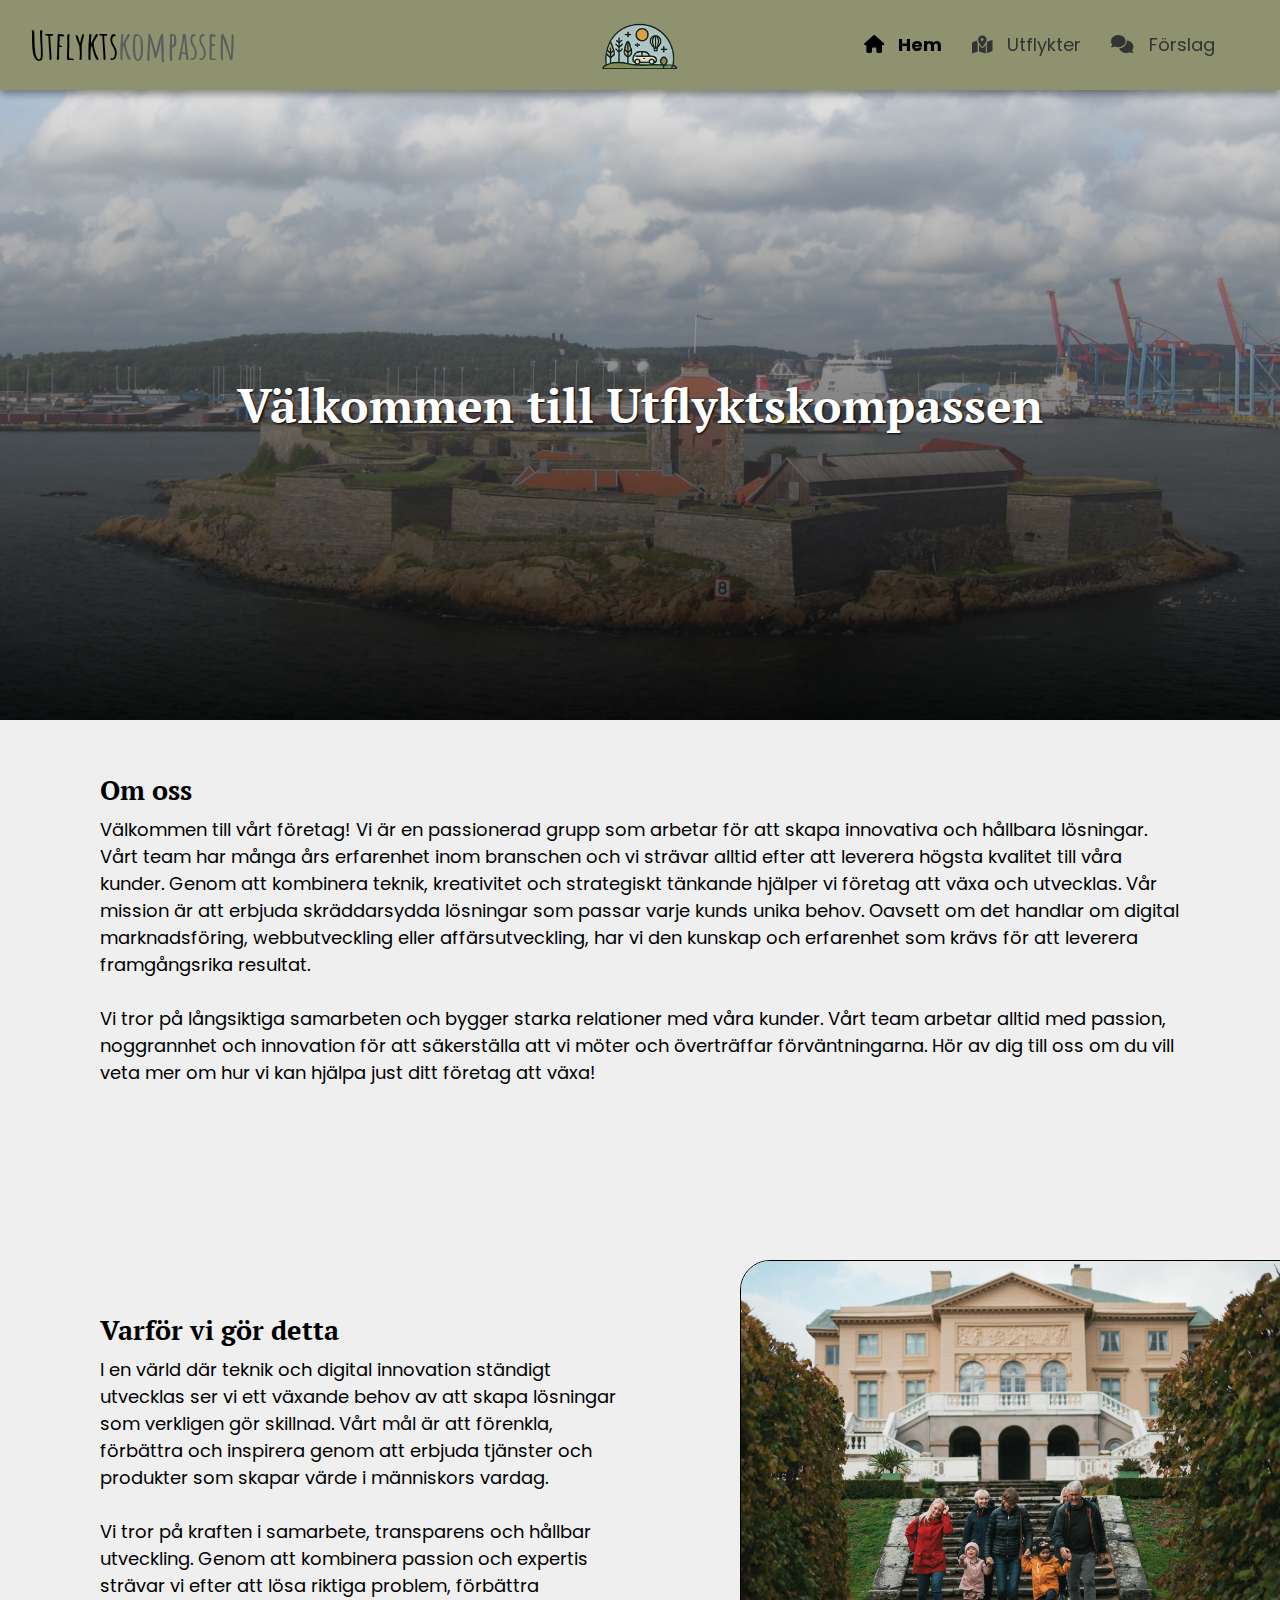
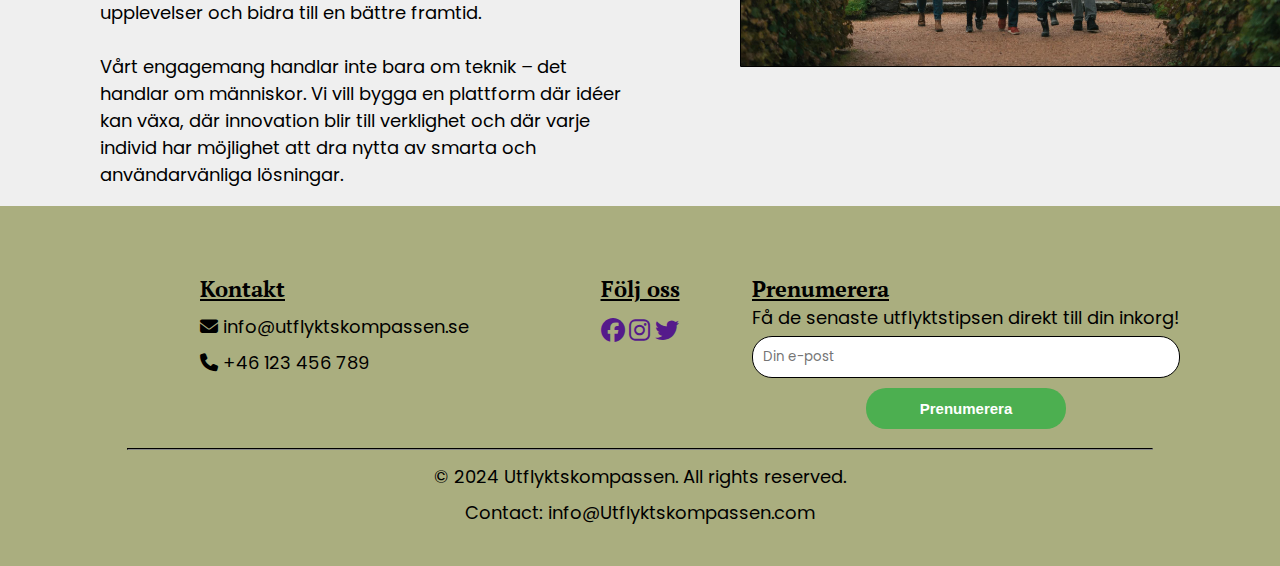
<file: index.html>
<!DOCTYPE html>
<html lang="sv">
<head>
  <meta charset="UTF-8">
  <meta name="viewport" content="width=device-width, initial-scale=1.0">
  <link rel="stylesheet" href="css/css.css"> 
  <title>Utflyktskompassen</title>
  <link rel="icon" type="image/png" href="img/Logga_icon.png">
   <!-- Font rubrik -->
  <link rel="preconnect" href="https://fonts.gstatic.com" crossorigin>
  <link href="https://fonts.googleapis.com/css2?family=Abril+Fatface&family=Amatic+SC:wght@400;700&family=Creepster&family=Delius+Swash+Caps&family=Irish+Grover&family=Roboto:ital,wght@0,100;0,300;0,400;0,500;0,700;0,900;1,100;1,300;1,400;1,500;1,700;1,900&family=Shadows+Into+Light&display=swap" rel="stylesheet">
  <!-- Ikoner -->
  <link rel="stylesheet" href="https://cdnjs.cloudflare.com/ajax/libs/font-awesome/6.4.2/css/all.min.css">
  <!--Nästa font, Poppins-->
  <link rel="preconnect" href="https://fonts.googleapis.com">
  <link rel="preconnect" href="https://fonts.gstatic.com" crossorigin>
  <link href="https://fonts.googleapis.com/css2?family=Abril+Fatface&family=Amatic+SC:wght@400;700&family=Creepster&family=Delius+Swash+Caps&family=Irish+Grover&family=Poppins:ital,wght@0,100;0,200;0,300;0,400;0,500;0,600;0,700;0,800;0,900;1,100;1,200;1,300;1,400;1,500;1,600;1,700;1,800;1,900&family=Roboto:ital,wght@0,100;0,300;0,400;0,500;0,700;0,900;1,100;1,300;1,400;1,500;1,700;1,900&family=Shadows+Into+Light&display=swap" rel="stylesheet">
  <!--Nästa font, PT Serif-->
  <link rel="preconnect" href="https://fonts.googleapis.com">
  <link rel="preconnect" href="https://fonts.gstatic.com" crossorigin>
  <link href="https://fonts.googleapis.com/css2?family=Abril+Fatface&family=Amatic+SC:wght@400;700&family=Creepster&family=Delius+Swash+Caps&family=Inter:ital,opsz,wght@0,14..32,100..900;1,14..32,100..900&family=Irish+Grover&family=PT+Serif:ital,wght@0,400;0,700;1,400;1,700&family=Poppins:ital,wght@0,100;0,200;0,300;0,400;0,500;0,600;0,700;0,800;0,900;1,100;1,200;1,300;1,400;1,500;1,600;1,700;1,800;1,900&family=Roboto:ital,wght@0,100;0,300;0,400;0,500;0,700;0,900;1,100;1,300;1,400;1,500;1,700;1,900&family=Shadows+Into+Light&display=swap" rel="stylesheet">

</head>
<body>
  
  <div id="wrapper_1">
  
    <header>
      <h1>Utflykts<span class="kompassen">kompassen</span></h1>
      <div class="container" onclick="transform(this)">
        <div class="bar1"></div>
        <div class="bar2"></div>
        <div class="bar3"></div>
      </div>

      <div class="fade-layer"></div>

      <nav id="menu" class="menu">
        <a href="index.html" class="active"><i class="fas fa-home" ></i> Hem</a>
        <a href="Utflykter.html"><i class="fas fa-map-marked-alt"></i> Utflykter</a>
        <a href="Forum.html"><i class="fas fa-comments"></i> Förslag</a>
      </nav>
      <img id="img-logga" src="img/Logga.png" alt="Bild på loggan">
    </header>

    
    <div id="img1">
      <h3 class="desktop">Välkommen till Utflyktskompassen</h3>
    </div>
  
      <div id="sc1">
        <h2>Om oss</h2>
        <p class="desktop">
          Välkommen till vårt företag! Vi är en passionerad grupp som arbetar för att skapa innovativa och hållbara lösningar.
          Vårt team har många års erfarenhet inom branschen och vi strävar alltid efter att leverera högsta kvalitet till våra kunder. 
          Genom att kombinera teknik, kreativitet och strategiskt tänkande hjälper vi företag att växa och utvecklas.
          Vår mission är att erbjuda skräddarsydda lösningar som passar varje kunds unika behov. Oavsett om det handlar om digital marknadsföring,
          webbutveckling eller affärsutveckling, har vi den kunskap och erfarenhet som krävs för att leverera framgångsrika resultat.
          <br><br>
          Vi tror på långsiktiga samarbeten och bygger starka relationer med våra kunder. Vårt team arbetar alltid med passion, noggrannhet och innovation
          för att säkerställa att vi möter och överträffar förväntningarna. Hör av dig till oss om du vill veta mer om hur vi kan hjälpa just ditt företag att växa!
        </p>

        <p class="phone">Utflyktskompassen hjälper dig hitta spännande utflyktsmål runt Göteborg. Vi vill inspirera till äventyr i naturen genom att samla tips på vandringar, sevärdheter och natursköna platser. Oavsett om du är nybörjare eller erfaren utforskare</p>
      </div>

      <div id="img2">
        <img class="phone" src="img/Index_site_2.jpg" alt="Bild på en familj som gör en aktivit">
      </div>
      <div id="img3">
        <img class="desktop" src="img/Index_site_2d.jpg" alt="Bild på en familj som gör en aktivit">
      </div>

      <div id="sc2">
        <h2>Varför vi gör detta</h2>
        <p class="phone"> Vi vill göra det enklare för alla att komma ut i naturen och upptäcka nya platser. Vår ambition är att sprida utflyktsglädje och lyfta fram både populära och gömda pärlor i närområdet. Naturen är till för alla — låt oss hjälpa dig att hitta din nästa favoritplats!</p>
        <p class="desktop">I en värld där teknik och digital innovation ständigt utvecklas ser vi ett växande behov av att skapa lösningar som verkligen gör skillnad. Vårt mål är att förenkla, förbättra och inspirera genom att erbjuda tjänster och produkter som skapar värde i människors vardag.
          <br><br>
          Vi tror på kraften i samarbete, transparens och hållbar utveckling. Genom att kombinera passion och expertis strävar vi efter att lösa riktiga problem, förbättra upplevelser och bidra till en bättre framtid.
          <br><br>
          Vårt engagemang handlar inte bara om teknik – det handlar om människor. Vi vill bygga en plattform där idéer kan växa, där innovation blir till verklighet och där varje individ har möjlighet att dra nytta av smarta och användarvänliga lösningar.
        </p>
      </div>

    <footer class="desktop">
      <div id="footer_text">
        
          <div id="footer_cont">
            <h4>Kontakt</h4>
            <p><i class="fas fa-envelope"></i> info@utflyktskompassen.se</p>
            <p><i class="fas fa-phone"></i> +46 123 456 789</p>
          </div>

          <div id="footer_follow">
            <h4>Följ oss</h4>
            <a href=""><i class="fab fa-facebook"></i></a>
            <a href=""><i class="fab fa-instagram"></i></a>
            <a href=""><i class="fab fa-twitter"></i></a>
          </div>
       

        <div id="footer_email">
          <h4>Prenumerera</h4>
          <p>Få de senaste utflyktstipsen direkt till din inkorg!</p>
          <input type="email" placeholder="Din e-post">
          <button>Prenumerera</button>
        </div>
      </div>
      <hr>

      <p>&copy; 2024 Utflyktskompassen. All rights reserved.</p>
      <p>Contact: info@Utflyktskompassen.com</p>
    </footer>

    <footer class="phone">
      <div id="footer_text_p">
        <div id="footer_contain">
          <div id="footer_cont_p">
            <h4>Kontakt</h4>
            <p><i class="fas fa-envelope"></i> info@utflyktskompassen.se</p>
            <p><i class="fas fa-phone"></i> +46 123 456 789</p>
          </div>

          <div id="footer_follow_p">
            <h4>Följ oss</h4>
            <a href=""><i class="fab fa-facebook"></i></a>
            <a href=""><i class="fab fa-instagram"></i></a>
            <a href=""><i class="fab fa-twitter"></i></a>
          </div>
        </div>

        <div id="footer_email_p">
          <h4>Prenumerera</h4>
          <p>Få de senaste utflyktstipsen direkt till din inkorg!</p>
          <input type="email" placeholder="Din e-post">
          <button>Prenumerera</button>
        </div>
      </div>
      <hr>

      <p>&copy; 2024 Utflyktskompassen. All rights reserved.</p>
      <p>Contact: info@Utflyktskompassen.com</p>
    </footer>

    <script src="js/js.js"></script> 
  </div>
</body>
</html>
</file>
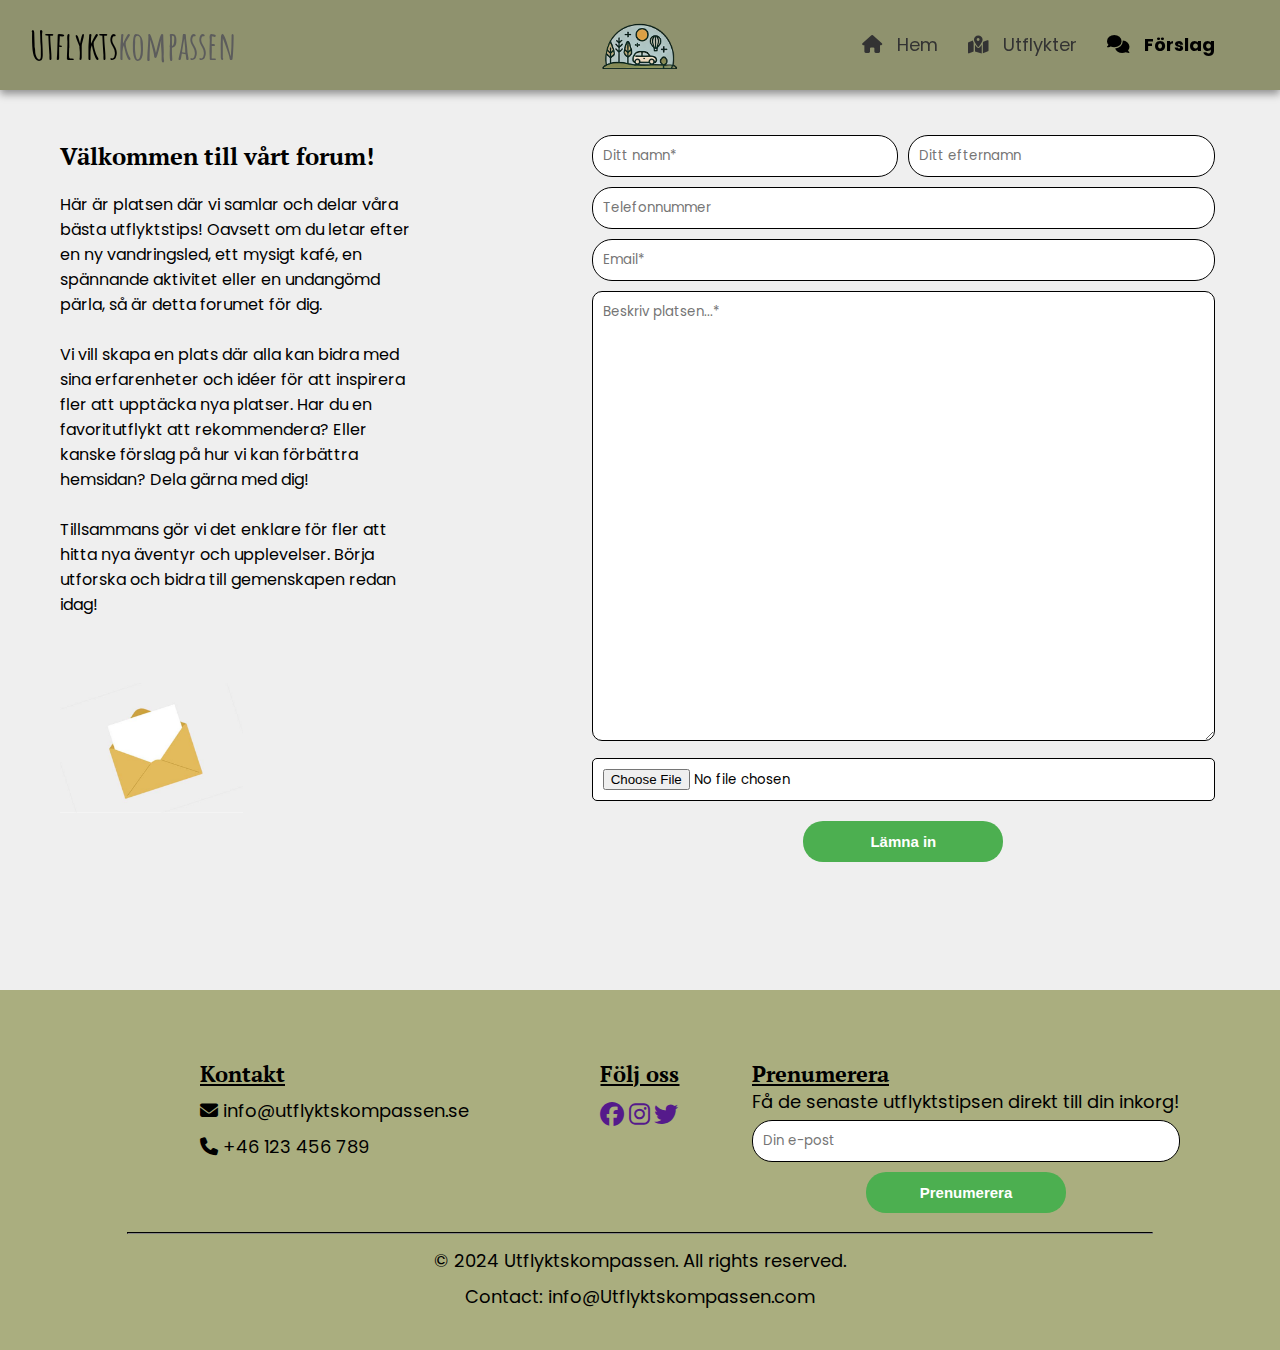
<file: Forum.html>
<!DOCTYPE html>
<html lang="en">
<head>
  <meta charset="UTF-8">
  <meta name="viewport" content="width=device-width, initial-scale=1.0">
  <link rel="stylesheet" href="css/css.css"> 
  <title>Utflyktskompassen</title>
  <link rel="icon" type="image/png" href="img/Logga_icon.png">
   <!-- Font -->
  <link rel="preconnect" href="https://fonts.gstatic.com" crossorigin>
  <link href="https://fonts.googleapis.com/css2?family=Abril+Fatface&family=Amatic+SC:wght@400;700&family=Creepster&family=Delius+Swash+Caps&family=Irish+Grover&family=Roboto:ital,wght@0,100;0,300;0,400;0,500;0,700;0,900;1,100;1,300;1,400;1,500;1,700;1,900&family=Shadows+Into+Light&display=swap" rel="stylesheet">
  <!-- Ikoner -->
  <link rel="stylesheet" href="https://cdnjs.cloudflare.com/ajax/libs/font-awesome/6.4.2/css/all.min.css">
  <!--Nästa font, Poppins -->
  <link rel="preconnect" href="https://fonts.googleapis.com">
  <link rel="preconnect" href="https://fonts.gstatic.com" crossorigin>
  <link href="https://fonts.googleapis.com/css2?family=Abril+Fatface&family=Amatic+SC:wght@400;700&family=Creepster&family=Delius+Swash+Caps&family=Irish+Grover&family=Poppins:ital,wght@0,100;0,200;0,300;0,400;0,500;0,600;0,700;0,800;0,900;1,100;1,200;1,300;1,400;1,500;1,600;1,700;1,800;1,900&family=Roboto:ital,wght@0,100;0,300;0,400;0,500;0,700;0,900;1,100;1,300;1,400;1,500;1,700;1,900&family=Shadows+Into+Light&display=swap" rel="stylesheet">
  <!--Nästa font, PT Serif-->
  <link rel="preconnect" href="https://fonts.googleapis.com">
  <link rel="preconnect" href="https://fonts.gstatic.com" crossorigin>
  <link href="https://fonts.googleapis.com/css2?family=Abril+Fatface&family=Amatic+SC:wght@400;700&family=Creepster&family=Delius+Swash+Caps&family=Inter:ital,opsz,wght@0,14..32,100..900;1,14..32,100..900&family=Irish+Grover&family=PT+Serif:ital,wght@0,400;0,700;1,400;1,700&family=Poppins:ital,wght@0,100;0,200;0,300;0,400;0,500;0,600;0,700;0,800;0,900;1,100;1,200;1,300;1,400;1,500;1,600;1,700;1,800;1,900&family=Roboto:ital,wght@0,100;0,300;0,400;0,500;0,700;0,900;1,100;1,300;1,400;1,500;1,700;1,900&family=Shadows+Into+Light&display=swap" rel="stylesheet">

</head>
<body>
  
  <div id="wrapper_3">
  
    <header>
      <h1>Utflykts<span class="kompassen">kompassen</span></h1>
      <div class="container" onclick="transform(this)">
        <div class="bar1"></div>
        <div class="bar2"></div>
        <div class="bar3"></div>
      </div>

      <div class="fade-layer"></div>

      <nav id="menu" class="menu">
        <a href="index.html"><i class="fas fa-home" ></i> Hem</a>
        <a href="Utflykter.html"><i class="fas fa-map-marked-alt"></i> Utflykter</a>
        <a href="Forum.html" class="active"><i class="fas fa-comments"></i> Förslag</a>
      </nav>

      <img id="img-logga" src="img/Logga.png" alt="Logga">

    </header>
      <div id="sc1_f">
        <h2>Välkommen till vårt forum!</h2>
        <p class="phone">Här kan du dela med dig av dina bästa utflyktsmål och hjälpa andra att hitta nya spännande platser. Ladda upp bilder, beskriv platser och ge tips för en bättre upplevelse!
        </p>
        <p class="desktop">Här är platsen där vi samlar och delar våra bästa utflyktstips! Oavsett om du letar efter en ny vandringsled, ett mysigt kafé, en spännande aktivitet eller en undangömd pärla, så är detta forumet för dig.
          <br><br>
          Vi vill skapa en plats där alla kan bidra med sina erfarenheter och idéer för att inspirera fler att upptäcka nya platser. Har du en favoritutflykt att rekommendera? Eller kanske förslag på hur vi kan förbättra hemsidan? Dela gärna med dig!
          <br><br>
          Tillsammans gör vi det enklare för fler att hitta nya äventyr och upplevelser. Börja utforska och bidra till gemenskapen redan idag!
          </p>
          <img id="letter" class="desktop" src="img/Brev.jpg" alt="bild på ett brev">
      </div>

      <div id="sc2_f">
        <form>
          <div id="names">
            <input type="text" id="namn" placeholder="Ditt namn*" required>
            <input type="text" id="efternamn" placeholder="Ditt efternamn">
          </div>
          <div id="Con">
            <input type="tel" id="telefonnummer" placeholder="Telefonnummer">
            <input type="email" id="email" placeholder="Email*" required>
          </div>
          <div id="text">
            <textarea name="massage" placeholder="Beskriv platsen...*" required></textarea>
          </div>
          <div>
            <input type="file" id="file">
          </div>
        
          <button type="submit">Lämna in</button>
      </form>
      </div>
      <footer class="desktop">
        <div id="footer_text">
          <div id="footer_cont">
            <h4>Kontakt</h4>
            <p><i class="fas fa-envelope"></i> info@utflyktskompassen.se</p>
            <p><i class="fas fa-phone"></i> +46 123 456 789</p>
          </div>
          
          <div id="footer_follow">
            <h4>Följ oss</h4>
            <a href=""><i class="fab fa-facebook"></i></a>
            <a href=""><i class="fab fa-instagram"></i></a>
            <a href=""><i class="fab fa-twitter"></i></a>
          </div>
  
          <div id="footer_email">
            <h4>Prenumerera</h4>
            <p>Få de senaste utflyktstipsen direkt till din inkorg!</p>
            <input type="email" placeholder="Din e-post">
            <button>Prenumerera</button>
          </div>
        </div>
        <hr>
  
        <p>&copy; 2024 Utflyktskompassen. All rights reserved.</p>
        <p>Contact: info@Utflyktskompassen.com</p>
      </footer>
      <footer class="phone">
        <div id="footer_text_p">
          <div id="footer_contain">
            <div id="footer_cont_p">
              <h4>Kontakt</h4>
              <p><i class="fas fa-envelope"></i> info@utflyktskompassen.se</p>
              <p><i class="fas fa-phone"></i> +46 123 456 789</p>
            </div>
  
            <div id="footer_follow_p">
              <h4>Följ oss</h4>
              <a href=""><i class="fab fa-facebook"></i></a>
              <a href=""><i class="fab fa-instagram"></i></a>
              <a href=""><i class="fab fa-twitter"></i></a>
            </div>
          </div>
  
          <div id="footer_email_p">
            <h4>Prenumerera</h4>
            <p>Få de senaste utflyktstipsen direkt till din inkorg!</p>
            <input type="email" placeholder="Din e-post">
            <button>Prenumerera</button>
          </div>
        </div>
        <hr>
  
        <p>&copy; 2024 Utflyktskompassen. All rights reserved.</p>
        <p>Contact: info@Utflyktskompassen.com</p>
      </footer>
    <script src="js/js.js"></script> 
  </div>
</body>
</html>
</file>
<file: css/css.css>
/* Gemensam kod */

body{
    margin: 0px;
    background-color: #efefef;
}   

p{
    font-family: Poppins;
}

h2 {
    font-family: "PT Serif";
}

ul {
    font-family: Poppins;
}


/* Gemensam header kod */

.phone {
    display: none; 
}

nav a{
    line-height: 3;
    text-decoration: none;
    font-family: Poppins;
    font-size: large;
    display: block;
    margin: 15px;
    color: #333333;
}

h1 .kompassen {
    color: #5C5C5C  ;
    font-weight: bold;
}

nav a.active{
    color: black ;
    font-weight: bold;
}

nav a:hover{
    color: black ;
}

nav a i {
    margin-right: 10px;
}

.fade-layer {
    position: fixed;
    top: 0;
    left: 0;
    right: 0;
    bottom: 0;
    background-color: rgba(0, 0, 0, 0.5);
    z-index: 5;
    opacity: 0;
    pointer-events: none;
    transition: opacity 0.4s ease, visibility 0s 0.4s; 
}

.fade-layer.visible {
    visibility: visible;  
    opacity: 1;  
    transition: opacity 0.4s ease;  
}


/* Gemensam kod dator */

nav {
    display: flex;
    flex-direction: row; 
    justify-content: center;
    align-items: center;
    margin-left: auto;
    padding-right: 30px;
}

h1{
    font-size: 2.4rem;
    font-family: "Amatic SC";
    left: 30px;
    position: absolute;
}

#img-logga {
    width: 6%;
    left: 50%;
    transform: translateX(-50%);
    position: absolute;

}

/* Start på fösta sidan dator */
    #wrapper_1{
        display: grid;
        grid-template-columns: 1fr 1fr;
        grid-template-rows: 10vh 70vh 60vh auto 40vh;
        grid-template-areas: 
        'hd hd'
        'b1 b1'
        's1 s1'
        's2 b2'
        'ft ft';
        margin: 0 0px;
    }
    /* Start på tredje sidan dator */
    footer {
        grid-area: ft;
        background-color: #AAAE7F;
        line-height: 0;
        font-size: large;
        display: flex;
        justify-content: center;
        align-items: center;
        flex-direction: column;
        padding-top: 40px;
        margin-top: 0px;
        padding-bottom: 20px;
        position: relative;
        box-sizing: border-box; 
    }

    footer h4 {
        font-family: "PT Serif";
        font-size: larger;
        text-decoration: underline;
    }

    #footer_text{
        display: flex;
        justify-content: space-between; 
        width: 100%;
        position: relative;
    }

    footer hr {
        border-color: #333;
        width: 80%; 
    }

    #footer_cont{
        padding-right: 50px;
        padding-left: 200px;
    }

    #footer_follow{
        left: 50%;
        transform: translateX(-50%);
        position: absolute;  
    }
    
    #footer_follow i{
      font-size: 1.5rem; 
    }

    #footer_email{
        padding-left: 50px;
        padding-right: 100px;
    } 

    header {
        grid-area: hd;
        position: sticky;
        z-index: 2;
        top: 0;
        gap: 20px;
        padding: 20px;
        display: flex;
        justify-content: center;
        align-items: center;
        background-color:#8F926E;
        box-shadow: 0 4px 8px rgba(0, 0, 0, 0.4);
    }

    #sc1 {
        grid-area: s1;
        margin-top: 30px;
        margin-left: 100px;
        margin-right: 100px;
        font-size: large;
    }

    #sc1 p{
        margin-top: -15px;
    }

    #sc2 {
        grid-area: s2;
        margin-top: 30px;
        margin-left: 100px;
        font-size: large;
    }

    #sc2 p{
        margin-top: -15px;
    }

    #img1 {
        grid-area: b1;
        position: relative;
        overflow: hidden;
        background: linear-gradient(rgba(198, 198, 198, 0.5), rgba(0, 0, 0, 0.85)),
        url("../img/Nya_älvsborgsfästing.jpg");
        background-size: cover; 
        background-repeat: no-repeat;
        background-position: center center;   
        display: flex;
        align-items: center;
        justify-content: center;
    }
  
    #img1 img {
        width: 100%;
        height: auto;
        display: block;
        box-shadow: 0 4px 8px rgba(0, 0, 0, 0.2);
        border-bottom-right-radius: 500px;
        border-bottom-left-radius: 500px;
    }

    h3{
        font-size: 3rem;
        font-family: "PT Serif";
        color: white;
        text-shadow: 1px 1px 2px rgb(0, 0, 0);
    }

    #img3 {
        padding-left: 100px;
        grid-area: b2;
        overflow: hidden;
        box-sizing: border-box;
        padding-bottom: 0;
    }

  
    #img3 img {
       border-top-left-radius: 30px; 
       margin-bottom: 0; 
       height: auto; 
       width: 100%;
       border: 1px solid ;
    }

    #letter{
        padding-top: 50px;
        width: 50%;
    }
      
/* Start på andra sidan dator */

    #wrapper_2{
        display: grid;
        grid-template-columns: 1fr 1fr 1fr;
        grid-template-rows: 10vh 10vh auto 10vh auto 10vh auto 10vh auto 10vh 40vh;
        grid-template-areas: 
        'hd hd hd'
        '.. .. ..'
        't1 p1 p1'
        '.. .. ..'
        'p2 p2 t2'
        '.. .. ..'
        't3 p3 p3'
        '.. .. ..'
        'p4 p4 t4' 
        '.. .. ..'
        'ft ft ft';
        margin: 0 0px;
    }

    #text_u{
        grid-area: tx;
        margin-left: 200px;
        margin-right: 200px;
    }

    #txt_1_d{
        grid-area: t1;
        padding-left: 60px;
    }

    #txt_2_d{
        grid-area: t2; 
        padding-right: 15px;
    }

    #txt_3_d{
        grid-area: t3;
        padding-left: 60px;
        
    }

    #txt_4_d{
        grid-area: t4;
        padding-right: 15px;
    }

    #pic_1_d img, #pic_2_d img, #pic_3_d img, #pic_4_d img{
        border-radius: 10px; 
        height: auto; 
        width: 100%;
        border: #333 1px solid;
    }

    #pic_1_d{
        grid-area: p1;
        box-sizing: border-box;
        margin-left: 150px;
        margin-right: 50px;
    }

    #pic_2_d{
        grid-area: p2;
        box-sizing: border-box;
        margin-left: 50px;
        margin-right: 150px;
    }

    #pic_3_d{
        grid-area: p3;
        box-sizing: border-box;
        margin-left: 150px;
        margin-right: 50px;
    
    }

    #pic_4_d{
        grid-area: p4;
        box-sizing: border-box;
        margin-left: 50px;
        margin-right: 150px;
    }

/* Start på tredje sidan dator */

    #wrapper_3{
        display: grid;
        grid-template-columns: 1fr 1fr 1fr;
        grid-template-rows: 10vh 100vh 40vh;
        grid-template-areas: 
        'hd hd hd'
        'sf f1 f1'
        'ft ft ft';
        margin: 0 0px;
    }

    #names  {
        display: flex;
        align-items: center;
    }

    input {
        width: 100%;
        padding: 10px;
        border: 1px solid;
        border-radius: 20px; 
        box-sizing: border-box;
        font-family: Poppins;
        background-color: white;
    }

    form div{
        padding-bottom: 10px ;
    }

    textarea{
        border-radius: 10px; 
        width: 100%;
        padding: 10px;
        font-family: Poppins;
        box-sizing: border-box;
        height: 50vh;
        border: 1px solid;
    }

    #namn{
        margin-right: 5px;
    }

    #efternamn{
        margin-left: 5px;
    }

    #telefonnummer{
        margin-bottom: 10px;
    }

    button {
        background-color: #4CAF50; 
        color: white; 
        padding: 12px 20px; 
        border: none;
        border-radius: 20px; 
        font-size: 15px;
        font-weight: bold;
        width: 200px;
        display: block;
        margin: 10px auto; 
    }

    #file{
        border-radius: 5px;
    }

    #sc1_f {
        grid-area: sf;
        margin-top: 30px;
        margin-left: 60px;
    }

    
    #sc2_f {
        grid-area: f1;
        margin: 15px;
        font-family: Poppins;
        padding-top: 30px;
        padding-left: 150px;
        padding-right: 50px;
    }

/* Start på fösta sidan mobil */

@media screen and (max-width: 500px) {
    footer{
        font-size: medium;
    }

    footer.phone p {
        text-align: center;
    }
    
    #footer_text_p {
        display: flex;
        flex-direction: column;
        align-items: center;
    }

    #footer_contain {
        display: flex;
        justify-content: center;
        align-items: center;
        gap: 20px;
    }

    #footer_follow_p {
        display: flex;
        flex-direction: column;
        align-items: center;
    }

    #footer_follow_p a {
        margin: 5px;
        font-size: 1.8rem;
    }

    #footer_email_p {
        margin-top: 20px;
        margin-left: 20px;
        margin-right: 20px;
    }

    #footer_cont_p {
        display: flex;
        flex-direction: column;
        align-items: flex-start;
    }

    #footer_cont_p p {
      margin-top: -8px;
    }

    .container {
        display: inline-block;
        cursor: pointer;
        right: 10px;
        position: absolute;
        padding: 10px;
        z-index: 10;
      }

    #img-logga {
        width: 20%;
    }

    .bar1, .bar2, .bar3 {
        width: 35px;
        height: 5px;
        background-color: #333;
        margin: 6px 0;
        transition: 0.4s;  
        border-radius: 20px; 
      }

    .change .bar1 {
        transform: translate(0, 11px) rotate(-45deg);
      }

    .change .bar2 {
        opacity: 0;
    }
    
    .change .bar3 {
        transform: translate(0, -11px) rotate(45deg);
    }

    .desktop {
        display: none; 
    }
    .phone {
        display: block; 
    }

    nav{
        height: 100vh;
        width: 40vw;
        background: #AAAE7F;
        position: fixed;
        top: 0;
        right: -100vw;
        transition: right 0.3s ease-in;
        box-shadow: 10px 0px 21px -10px rgba(0,0,0,0.75);
        z-index: 8;
        display: flex;
        flex-direction: column;
        align-items: flex-start;
        justify-content: flex-start;
        padding: 20px;
        gap: 20px;
    }

    nav.show {
        right: 0; 
    }

    h1{
        font-size: 1.5rem;
        font-family: "Amatic SC";
        left: 5px;
        position: absolute;
    }

    #wrapper_1{
        display: grid;
        grid-template-columns: 1fr 1fr 1fr;
        grid-template-rows: 10vh 60vh 35vh auto 42vh 75vh;
        grid-template-areas: 
        'hd hd hd'
        'b1 b1 b1'
        's1 s1 s1'
        'b2 b2 b2'
        's2 s2 s2'
        'ft ft ft';
        margin: 0 0px;
    }

    #sc1 {
        grid-area: s1;
        margin: 10px;
        font-size: medium;
    }

    #sc1 p{
        margin-top: -15px;
    }

    #sc2 {
        grid-area: s2;
        margin: 15px;
        font-size: medium;
    }

    #sc2 p{
        margin-top: -15px;
        padding-right: 0px;   
    }

    #img1 {
        grid-area: b1;
        position: relative;
        overflow: hidden;
        background-image: url(../img/Index_1.jpg);
        background-size: cover; 
        background-repeat: no-repeat;
        background-position: center center;        
    }


    #img2 {
        padding: 20px;
        grid-area: b2;
        overflow: hidden;
        box-sizing: border-box;
    }
  
    #img2 img {
       border-radius: 10px;   
       width: 100%;
    }

    /* Start på andra sidan mobil */

    #wrapper_2{
        display: grid;
        grid-template-columns: 1fr 1fr 1fr;
        grid-template-rows: 10vh auto 75vh auto 75vh auto 75vh auto 80vh 75vh;
        grid-template-areas: 
        'hd hd hd'
        'c1 c1 c1'
        'u1 u1 u1'
        'c2 c2 c2'
        'u2 u2 u2'
        'c3 c3 c3'
        'u3 u3 u3'
        'c4 c4 c4'
        'u4 u4 u4'
        'ft ft ft';
        margin: 0 0px;
    }

    #sc1_u {
        grid-area: u1; 
        margin: 15px;
    }

    #sc2_u {
        grid-area: u2;
        margin: 15px;
    }

    #sc3_u {
        grid-area: u3;
        margin: 15px;
    }

    #sc4_u {
        grid-area: u4;
        margin: 15px;
    }

    #slideshow1{
        grid-area: c1; 
        position: relative;
    }

    .slideshow_1 {
        width: 100%;
        height: auto;
        display: none;
    }

    .slideshow_1 img {
        width: 100%;
        height: auto;
    }

    #slideshow2{
        grid-area: c2;
        position: relative;
    }
    
    .slideshow_2 {
        width: 100%;
        height: auto;
        display: none;
    }

    .slideshow_2 img {
        width: 100%;
        height: auto;
    }

    #slideshow3{
        grid-area: c3;
        position: relative;
    }

    .slideshow_3 {
        width: 100%;
        height: auto;
        display: none;
    }

    .slideshow_3 img {
        width: 100%;
        height: auto;
    }

    #slideshow4{
        grid-area: c4;
        position: relative;
    }

    .slideshow_4 {
        width: 100%;
        height: auto;
        display: none;
    }

    .slideshow_4 img {
        width: 100%;
        height: auto;
    }

    #slideshow-container{
        border-top: #333 2px;
        border-top-style: solid;

    }

    .prev, .next {
        cursor: pointer;
        position: absolute;
        top: 50%;
        width: auto;
        padding: 16px;
        margin-top: -22px;
        color: white;
        font-weight: bold;
        font-size: 18px;
        transition: 0.6s ease;
        border-radius: 0 3px 3px 0;
        user-select: none;
        background-color: rgba(0, 0, 0, 0.4);
      }
    
    .next {
       right: 0;
       border-radius: 3px 0 0 3px;
    }

    /* Start på tredje sidan mobil */

    #wrapper_3{
        display: grid;
        grid-template-columns: 1fr 1fr 1fr;
        grid-template-rows: 10vh 35vh 110vh 75vh;
        grid-template-areas: 
        'hd hd hd'
        'sf sf sf'
        'f1 f1 f1'
        'ft ft ft';
        margin: 0 0px;
    }
    
    #sc1_f {
        grid-area: sf;
        margin-top: 30px;
        margin: 15px;
    }

    #sc2_f {
        grid-area: f1;
        margin-top: 30px;
        margin: 15px;
        font-family: Poppins;
        padding: 0px;
    }
}
</file>
